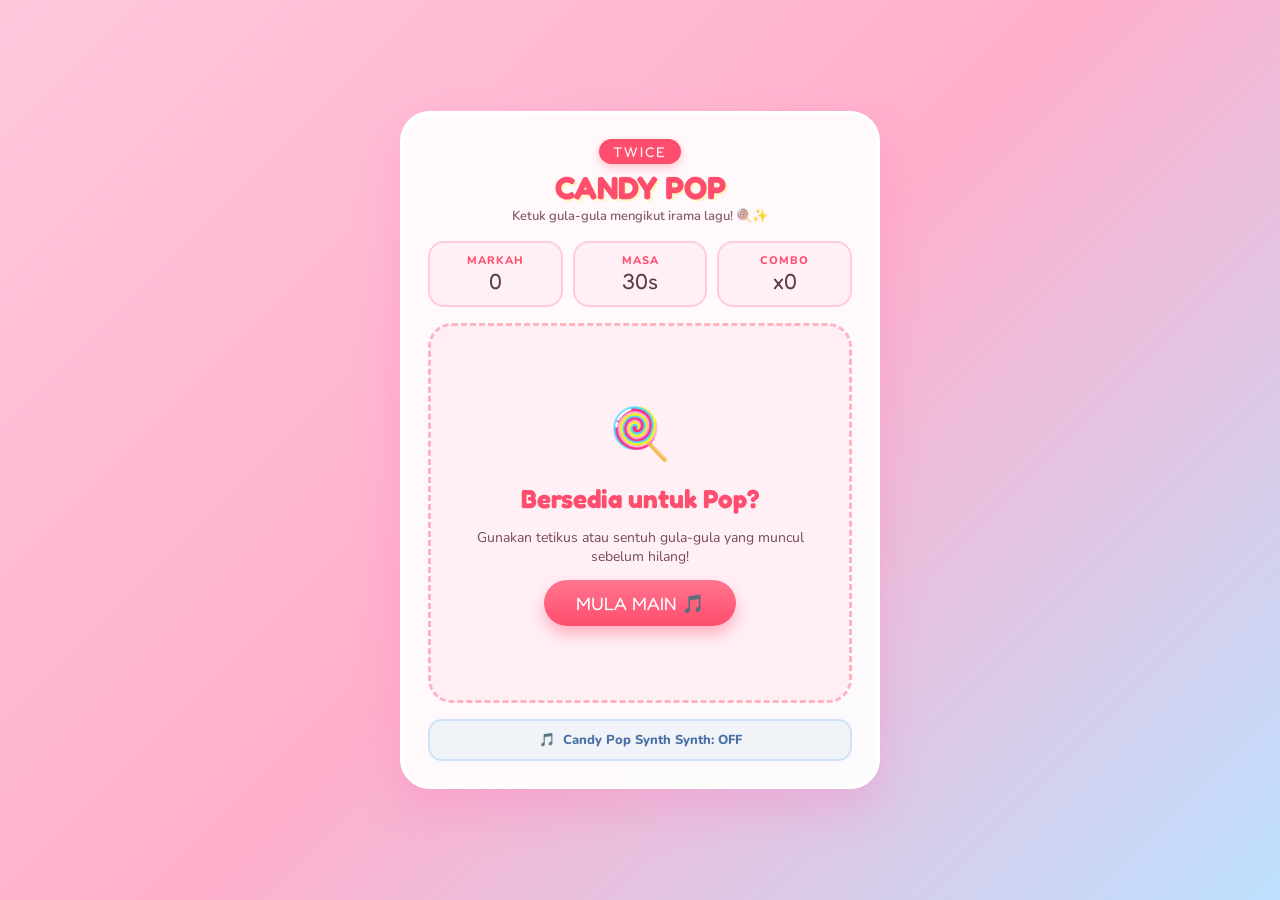
<file: index.html>
<!DOCTYPE html>
<html lang="ms">
<head>
  <meta charset="UTF-8">
  <meta name="viewport" content="width=device-width, initial-scale=1.0">
  <title>TWICE Candy Pop Game</title>
  <link rel="stylesheet" href="style.css">
  <link href="https://fonts.googleapis.com/css2?family=Fredoka+One&family=Nunito:wght@600;800&display=swap" rel="stylesheet">
</head>
<body>

  <!-- Game Container -->
  <div class="game-card">
    
    <!-- Title / Header -->
    <div class="header">
      <div class="tw-logo">TWICE</div>
      <h1>CANDY POP</h1>
      <p class="subtitle">Ketuk gula-gula mengikut irama lagu! 🍭✨</p>
    </div>

    <!-- Top Stats Bar -->
    <div class="stats-bar">
      <div class="stat-box">
        <span class="stat-label">MARKAH</span>
        <span id="score" class="stat-value">0</span>
      </div>
      <div class="stat-box">
        <span class="stat-label">MASA</span>
        <span id="timer" class="stat-value">30s</span>
      </div>
      <div class="stat-box">
        <span class="stat-label">COMBO</span>
        <span id="combo" class="stat-value">x0</span>
      </div>
    </div>

    <!-- Game Area -->
    <div id="game-zone" class="game-zone">
      
      <!-- Start Overlay -->
      <div id="start-overlay" class="overlay active">
        <div class="candy-icon">🍭</div>
        <h2>Bersedia untuk Pop?</h2>
        <p>Gunakan tetikus atau sentuh gula-gula yang muncul sebelum hilang!</p>
        <button id="start-btn" class="btn">MULA MAIN 🎵</button>
      </div>

      <!-- Game Over Overlay -->
      <div id="game-over-overlay" class="overlay">
        <div class="candy-icon">🎉</div>
        <h2>Masa Tamat!</h2>
        <div class="final-score-box">
          <p>Markah Akhir Anda:</p>
          <div id="final-score" class="big-score">0</div>
        </div>
        <button id="restart-btn" class="btn">MAIN LAGI 🔄</button>
      </div>

    </div>

    <!-- Music Control Bar -->
    <div class="audio-control">
      <button id="music-btn" class="music-toggle-btn">
        <span id="music-icon">🎵</span> <span id="music-text">Candy Pop Synth Synth: OFF</span>
      </button>
    </div>

  </div>

  <script src="script.js"></script>
</body>
</html>
</file>
<file: style.css>
:root {
  --pink-main: #ff8fa3;
  --pink-soft: #fff0f5;
  --pink-accent: #ff4d6d;
  --yellow-kawaii: #fff3bf;
  --purple-soft: #eeb8f8;
  --blue-soft: #a2d2ff;
  --text-dark: #5c3d46;
}

* {
  box-sizing: border-box;
  margin: 0;
  padding: 0;
  user-select: none;
}

body {
  font-family: 'Nunito', sans-serif;
  background: linear-gradient(135deg, #ffc8dd 0%, #ffafcc 50%, #bde0fe 100%);
  min-height: 100vh;
  display: flex;
  justify-content: center;
  align-items: center;
  padding: 15px;
  color: var(--text-dark);
}

/* Card Container */
.game-card {
  background: rgba(255, 255, 255, 0.92);
  border-radius: 30px;
  box-shadow: 0 20px 40px rgba(255, 105, 180, 0.25);
  width: 100%;
  max-width: 480px;
  padding: 24px;
  display: flex;
  flex-direction: column;
  gap: 16px;
  border: 4px solid #ffffff;
  position: relative;
  overflow: hidden;
}

/* Header */
.header {
  text-align: center;
}

.tw-logo {
  font-family: 'Fredoka One', cursive;
  font-size: 14px;
  color: #fff;
  background: var(--pink-accent);
  display: inline-block;
  padding: 4px 14px;
  border-radius: 20px;
  letter-spacing: 2px;
  box-shadow: 0 4px 10px rgba(255, 77, 109, 0.3);
}

h1 {
  font-family: 'Fredoka One', cursive;
  font-size: 32px;
  color: var(--pink-accent);
  text-shadow: 2px 2px 0px var(--yellow-kawaii);
  margin-top: 4px;
}

.subtitle {
  font-size: 13px;
  color: #885b6e;
  font-weight: 600;
}

/* Stats Bar */
.stats-bar {
  display: flex;
  justify-content: space-between;
  gap: 10px;
}

.stat-box {
  flex: 1;
  background: var(--pink-soft);
  border-radius: 16px;
  padding: 10px 8px;
  text-align: center;
  border: 2px solid #ffccd5;
}

.stat-label {
  display: block;
  font-size: 11px;
  font-weight: 800;
  color: var(--pink-accent);
  letter-spacing: 1px;
}

.stat-value {
  font-family: 'Fredoka One', cursive;
  font-size: 22px;
  color: var(--text-dark);
}

/* Game Area */
.game-zone {
  width: 100%;
  height: 380px;
  background: radial-gradient(circle, #ffffff 0%, #fff5f8 100%);
  border-radius: 24px;
  border: 3px dashed #ffb3c1;
  position: relative;
  overflow: hidden;
}

/* Overlay UI */
.overlay {
  position: absolute;
  top: 0;
  left: 0;
  width: 100%;
  height: 100%;
  background: rgba(255, 240, 245, 0.95);
  display: flex;
  flex-direction: column;
  justify-content: center;
  align-items: center;
  gap: 14px;
  padding: 20px;
  text-align: center;
  opacity: 0;
  pointer-events: none;
  transition: opacity 0.3s ease;
  z-index: 10;
}

.overlay.active {
  opacity: 1;
  pointer-events: auto;
}

.candy-icon {
  font-size: 50px;
  animation: bounce 1.5s infinite ease-in-out;
}

.overlay h2 {
  font-family: 'Fredoka One', cursive;
  color: var(--pink-accent);
  font-size: 26px;
}

.overlay p {
  font-size: 14px;
  color: #77495c;
}

.final-score-box {
  background: #fff;
  padding: 12px 30px;
  border-radius: 20px;
  border: 2px solid var(--pink-main);
}

.big-score {
  font-family: 'Fredoka One', cursive;
  font-size: 40px;
  color: var(--pink-accent);
}

/* Buttons */
.btn {
  font-family: 'Fredoka One', cursive;
  background: linear-gradient(180deg, #ff758f 0%, #ff4d6d 100%);
  color: white;
  border: none;
  padding: 12px 32px;
  font-size: 18px;
  border-radius: 50px;
  cursor: pointer;
  box-shadow: 0 8px 15px rgba(255, 77, 109, 0.4);
  transition: transform 0.1s, box-shadow 0.1s;
}

.btn:active {
  transform: scale(0.95);
  box-shadow: 0 4px 8px rgba(255, 77, 109, 0.4);
}

.music-toggle-btn {
  width: 100%;
  background: #f0f4f8;
  border: 2px solid #d0e1fd;
  padding: 10px;
  border-radius: 14px;
  font-family: 'Nunito', sans-serif;
  font-weight: 800;
  font-size: 13px;
  color: #4a6fa5;
  cursor: pointer;
  display: flex;
  align-items: center;
  justify-content: center;
  gap: 8px;
}

/* Target Candies */
.candy-target {
  position: absolute;
  font-size: 44px;
  cursor: pointer;
  transform: translate(-50%, -50%) scale(0);
  animation: popIn 0.25s forwards cubic-bezier(0.175, 0.885, 0.32, 1.275);
  filter: drop-shadow(0 4px 6px rgba(0, 0, 0, 0.1));
}

.candy-target.special {
  filter: drop-shadow(0 0 10px #ffb703);
}

/* Floating Effects */
.score-float {
  position: absolute;
  font-family: 'Fredoka One', cursive;
  font-size: 22px;
  color: var(--pink-accent);
  pointer-events: none;
  animation: floatUp 0.8s forwards ease-out;
  z-index: 5;
}

/* Animations */
@keyframes popIn {
  to { transform: translate(-50%, -50%) scale(1); }
}

@keyframes bounce {
  0%, 100% { transform: translateY(0); }
  50% { transform: translateY(-12px); }
}

@keyframes floatUp {
  0% { opacity: 1; transform: translate(-50%, -50%) translateY(0); }
  100% { opacity: 0; transform: translate(-50%, -50%) translateY(-40px); }
}
</file>
